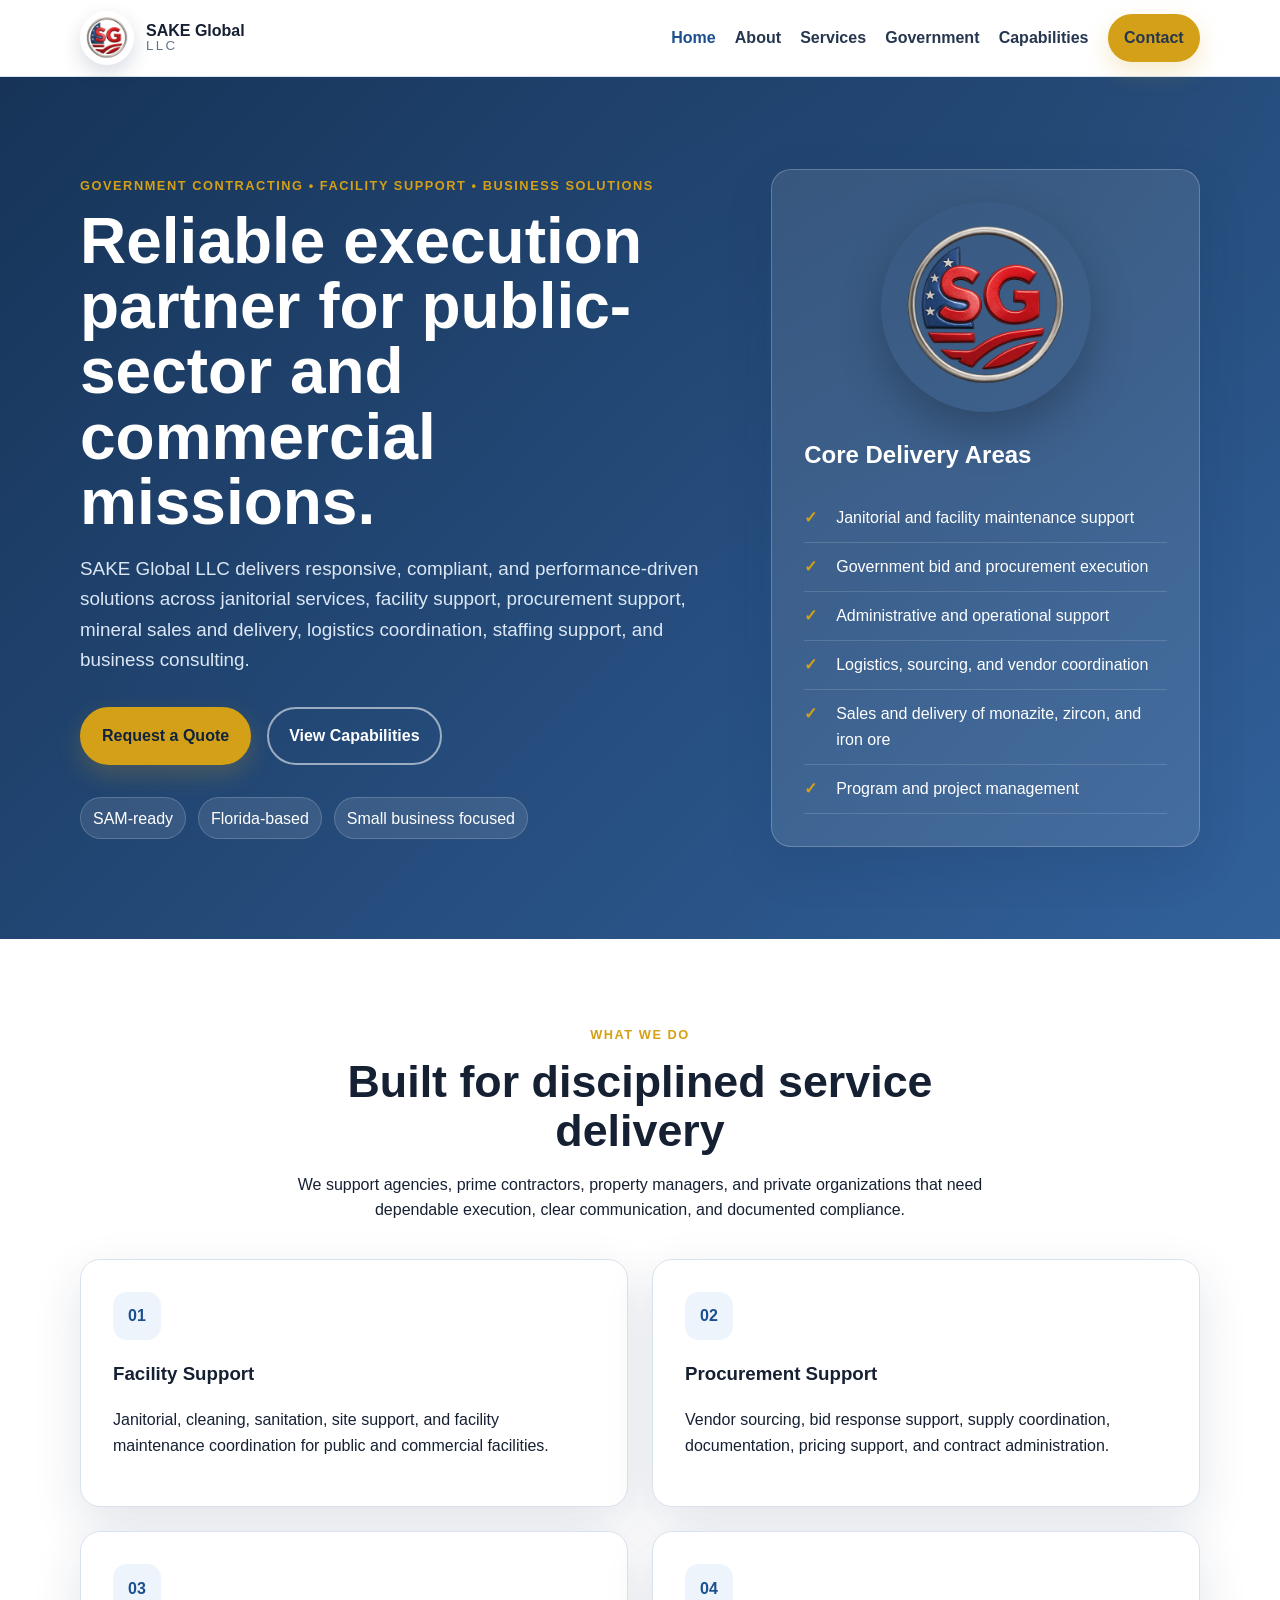
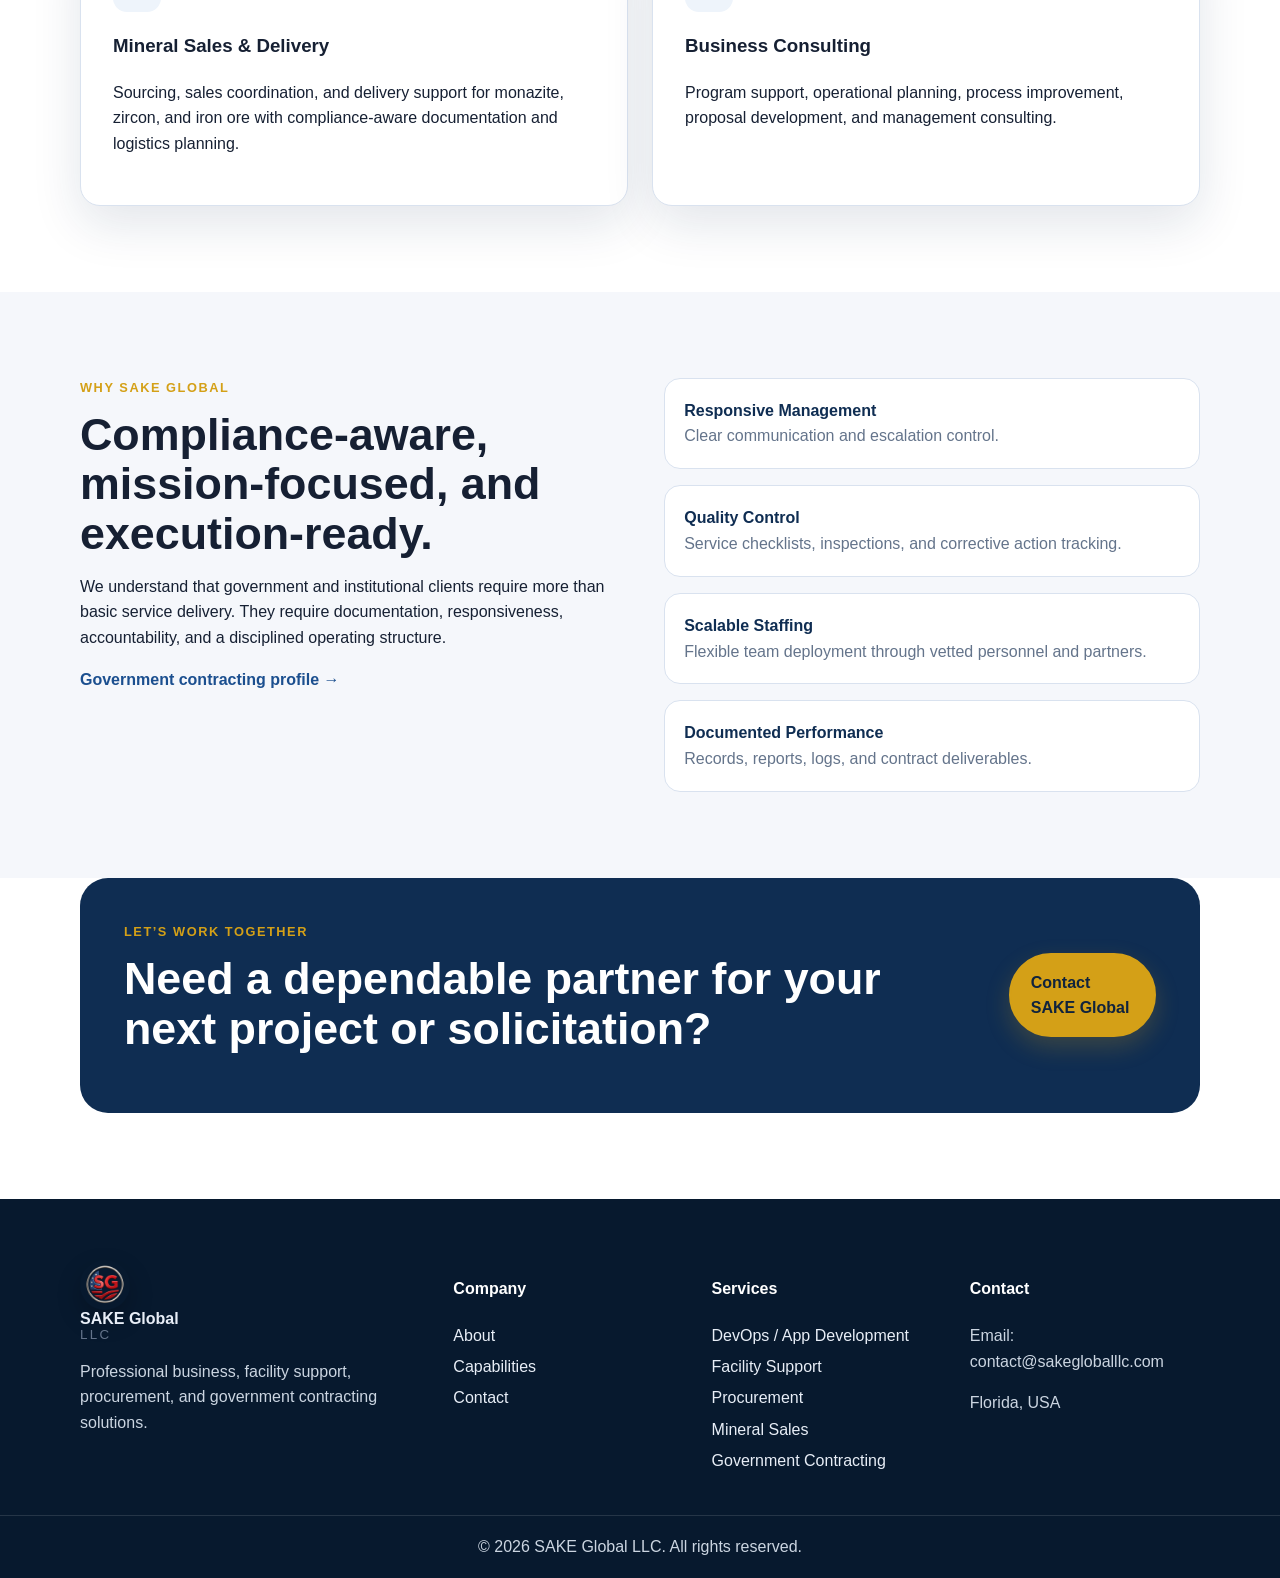
<file: index.html>
﻿<!DOCTYPE html>
<html lang="en">
<head>
  <meta charset="UTF-8" />
  <meta name="viewport" content="width=device-width, initial-scale=1.0" />
  <title>SAKE Global LLC | Government Contracting & Business Solutions</title>
  <meta name="description" content="SAKE Global LLC provides professional business, facility support, procurement, mineral sales and delivery, consulting, logistics, and government contracting solutions." />
  <link rel="icon" href="assets/img/emboss-sg-logo.png" type="image/png" />
  <link rel="stylesheet" href="assets/css/styles.css" />
</head>
<body>
  <header class="site-header">
    <div class="container nav-wrap">
      <a class="logo" href="index.html" aria-label="SAKE Global LLC Home">
        <img class="logo-mark" src="assets/img/emboss-sg-logo.png" alt="" />
        <span class="logo-text"><strong>SAKE Global</strong><small>LLC</small></span>
      </a>
      <button class="nav-toggle" aria-label="Open navigation" aria-expanded="false">&#9776;</button>
      <nav class="site-nav">
        <a href="index.html" class="active">Home</a>
        <a href="pages/about.html">About</a>
        <a href="pages/services.html">Services</a>
        <a href="pages/government.html">Government</a>
        <a href="pages/capabilities.html">Capabilities</a>
        <a href="pages/contact.html" class="btn btn-small">Contact</a>
      </nav>
    </div>
  </header>

  <main>
    <section class="hero">
      <div class="container hero-grid">
        <div class="hero-copy">
          <p class="eyebrow">Government Contracting &bull; Facility Support &bull; Business Solutions</p>
          <h1>Reliable execution partner for public-sector and commercial missions.</h1>
          <p class="hero-lead">SAKE Global LLC delivers responsive, compliant, and performance-driven solutions across janitorial services, facility support, procurement support, mineral sales and delivery, logistics coordination, staffing support, and business consulting.</p>
          <div class="hero-actions">
            <a class="btn" href="pages/contact.html">Request a Quote</a>
            <a class="btn btn-outline" href="pages/capabilities.html">View Capabilities</a>
          </div>
          <div class="trust-row">
            <span>SAM-ready</span><span>Florida-based</span><span>Small business focused</span>
          </div>
        </div>
        <div class="hero-card">
          <img class="hero-logo" src="assets/img/emboss-sg-logo.png" alt="SAKE Global LLC logo" />
          <h2>Core Delivery Areas</h2>
          <ul class="check-list">
            <li>Janitorial and facility maintenance support</li>
            <li>Government bid and procurement execution</li>
            <li>Administrative and operational support</li>
            <li>Logistics, sourcing, and vendor coordination</li>
            <li>Sales and delivery of monazite, zircon, and iron ore</li>
            <li>Program and project management</li>
          </ul>
        </div>
      </div>
    </section>

    <section class="section">
      <div class="container section-heading">
        <p class="eyebrow">What we do</p>
        <h2>Built for disciplined service delivery</h2>
        <p>We support agencies, prime contractors, property managers, and private organizations that need dependable execution, clear communication, and documented compliance.</p>
      </div>
      <div class="container cards two">
        <article class="card">
          <div class="icon">01</div>
          <h3>Facility Support</h3>
          <p>Janitorial, cleaning, sanitation, site support, and facility maintenance coordination for public and commercial facilities.</p>
        </article>
        <article class="card">
          <div class="icon">02</div>
          <h3>Procurement Support</h3>
          <p>Vendor sourcing, bid response support, supply coordination, documentation, pricing support, and contract administration.</p>
        </article>
        <article class="card">
          <div class="icon">03</div>
          <h3>Mineral Sales & Delivery</h3>
          <p>Sourcing, sales coordination, and delivery support for monazite, zircon, and iron ore with compliance-aware documentation and logistics planning.</p>
        </article>
        <article class="card">
          <div class="icon">04</div>
          <h3>Business Consulting</h3>
          <p>Program support, operational planning, process improvement, proposal development, and management consulting.</p>
        </article>
      </div>
    </section>

    <section class="section alt">
      <div class="container split">
        <div>
          <p class="eyebrow">Why SAKE Global</p>
          <h2>Compliance-aware, mission-focused, and execution-ready.</h2>
          <p>We understand that government and institutional clients require more than basic service delivery. They require documentation, responsiveness, accountability, and a disciplined operating structure.</p>
          <a class="text-link" href="pages/government.html">Government contracting profile &rarr;</a>
        </div>
        <div class="feature-list">
          <div><strong>Responsive Management</strong><span>Clear communication and escalation control.</span></div>
          <div><strong>Quality Control</strong><span>Service checklists, inspections, and corrective action tracking.</span></div>
          <div><strong>Scalable Staffing</strong><span>Flexible team deployment through vetted personnel and partners.</span></div>
          <div><strong>Documented Performance</strong><span>Records, reports, logs, and contract deliverables.</span></div>
        </div>
      </div>
    </section>

    <section class="section cta">
      <div class="container cta-box">
        <div>
          <p class="eyebrow">Let&rsquo;s work together</p>
          <h2>Need a dependable partner for your next project or solicitation?</h2>
        </div>
        <a class="btn" href="pages/contact.html">Contact SAKE Global</a>
      </div>
    </section>
  </main>

  <footer class="site-footer">
    <div class="container footer-grid">
      <div>
        <a class="logo footer-logo" href="index.html"><img class="logo-mark" src="assets/img/emboss-sg-logo.png" alt="" /><span class="logo-text"><strong>SAKE Global</strong><small>LLC</small></span></a>
        <p>Professional business, facility support, procurement, and government contracting solutions.</p>
      </div>
      <div><h4>Company</h4><a href="pages/about.html">About</a><a href="pages/capabilities.html">Capabilities</a><a href="pages/contact.html">Contact</a></div>
      <div><h4>Services</h4><a href="pages/services.html">DevOps / App Development</a><a href="pages/services.html">Facility Support</a><a href="pages/services.html">Procurement</a><a href="pages/services.html">Mineral Sales</a><a href="pages/government.html">Government Contracting</a></div>
      <div><h4>Contact</h4><p>Email: contact@sakegloballlc.com</p><p>Florida, USA</p></div>
    </div>
    <div class="footer-bottom">&copy; <span id="year"></span> SAKE Global LLC. All rights reserved.</div>
  </footer>
  <script src="assets/js/main.js"></script>
</body>
</html>
</file>
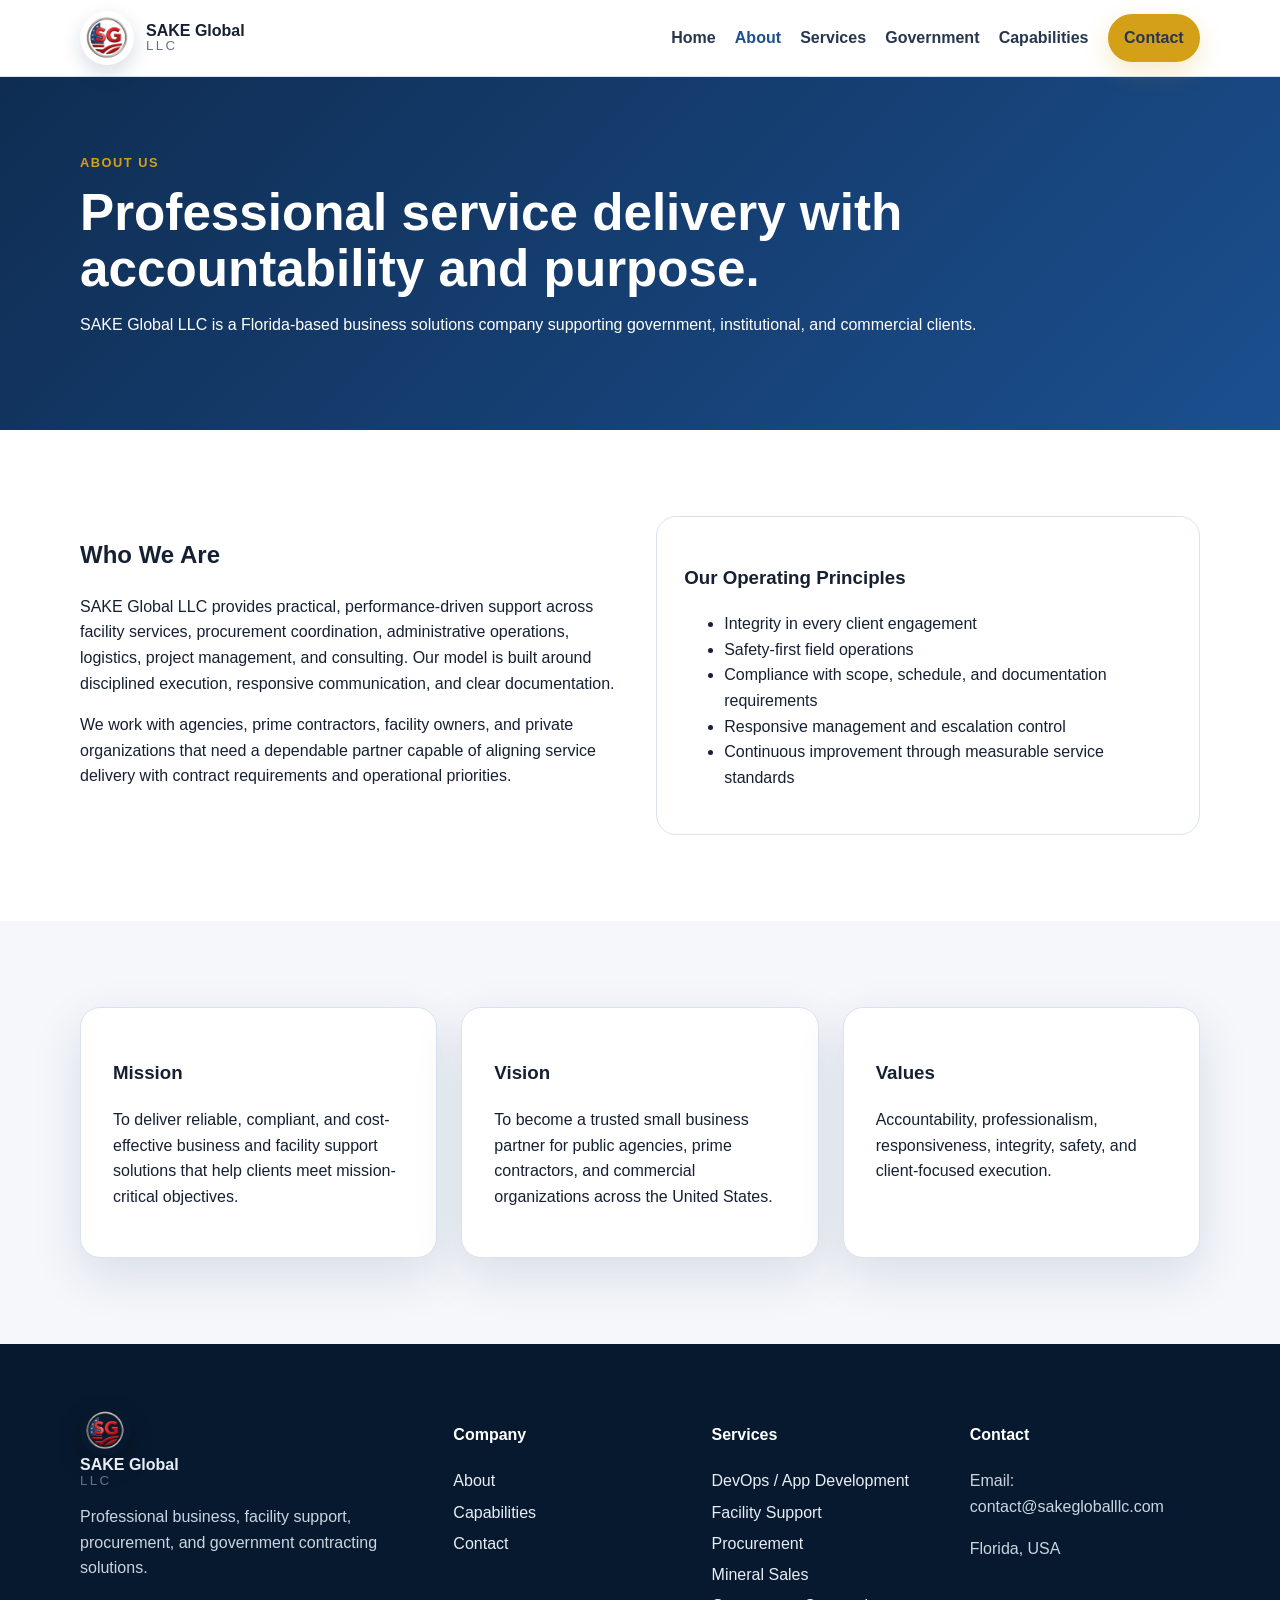
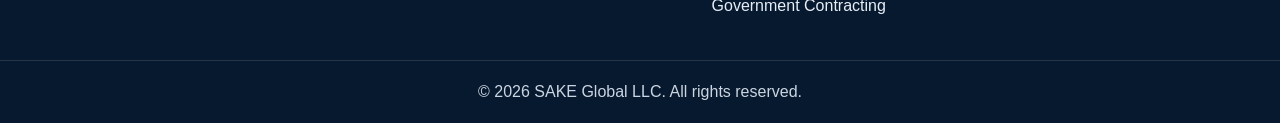
<file: pages/about.html>
﻿<!DOCTYPE html><html lang="en"><head><meta charset="UTF-8"><meta name="viewport" content="width=device-width, initial-scale=1.0"><title>About | SAKE Global LLC</title><link rel="icon" href="../assets/img/emboss-sg-logo.png" type="image/png"><link rel="stylesheet" href="../assets/css/styles.css"></head><body><header class="site-header"><div class="container nav-wrap"><a class="logo" href="../index.html"><img class="logo-mark" src="../assets/img/emboss-sg-logo.png" alt=""><span class="logo-text"><strong>SAKE Global</strong><small>LLC</small></span></a><button class="nav-toggle" aria-label="Open navigation" aria-expanded="false">&#9776;</button><nav class="site-nav"><a href="../index.html">Home</a><a class="active" href="about.html">About</a><a href="services.html">Services</a><a href="government.html">Government</a><a href="capabilities.html">Capabilities</a><a class="btn btn-small" href="contact.html">Contact</a></nav></div></header><main><section class="page-hero"><div class="container"><p class="eyebrow">About us</p><h1>Professional service delivery with accountability and purpose.</h1><p>SAKE Global LLC is a Florida-based business solutions company supporting government, institutional, and commercial clients.</p></div></section><section class="section"><div class="container content-grid"><div><h2>Who We Are</h2><p>SAKE Global LLC provides practical, performance-driven support across facility services, procurement coordination, administrative operations, logistics, project management, and consulting. Our model is built around disciplined execution, responsive communication, and clear documentation.</p><p>We work with agencies, prime contractors, facility owners, and private organizations that need a dependable partner capable of aligning service delivery with contract requirements and operational priorities.</p></div><div class="list-card"><h3>Our Operating Principles</h3><ul><li>Integrity in every client engagement</li><li>Safety-first field operations</li><li>Compliance with scope, schedule, and documentation requirements</li><li>Responsive management and escalation control</li><li>Continuous improvement through measurable service standards</li></ul></div></div></section><section class="section alt"><div class="container cards three"><article class="card"><h3>Mission</h3><p>To deliver reliable, compliant, and cost-effective business and facility support solutions that help clients meet mission-critical objectives.</p></article><article class="card"><h3>Vision</h3><p>To become a trusted small business partner for public agencies, prime contractors, and commercial organizations across the United States.</p></article><article class="card"><h3>Values</h3><p>Accountability, professionalism, responsiveness, integrity, safety, and client-focused execution.</p></article></div></section></main><footer class="site-footer"><div class="container footer-grid"><div><a class="logo footer-logo" href="../index.html"><img class="logo-mark" src="../assets/img/emboss-sg-logo.png" alt=""><span class="logo-text"><strong>SAKE Global</strong><small>LLC</small></span></a><p>Professional business, facility support, procurement, and government contracting solutions.</p></div><div><h4>Company</h4><a href="about.html">About</a><a href="capabilities.html">Capabilities</a><a href="contact.html">Contact</a></div><div><h4>Services</h4><a href="services.html">DevOps / App Development</a><a href="services.html">Facility Support</a><a href="services.html">Procurement</a><a href="services.html">Mineral Sales</a><a href="government.html">Government Contracting</a></div><div><h4>Contact</h4><p>Email: contact@sakegloballlc.com</p><p>Florida, USA</p></div></div><div class="footer-bottom">&copy; <span id="year"></span> SAKE Global LLC. All rights reserved.</div></footer><script src="../assets/js/main.js"></script></body></html>
</file>
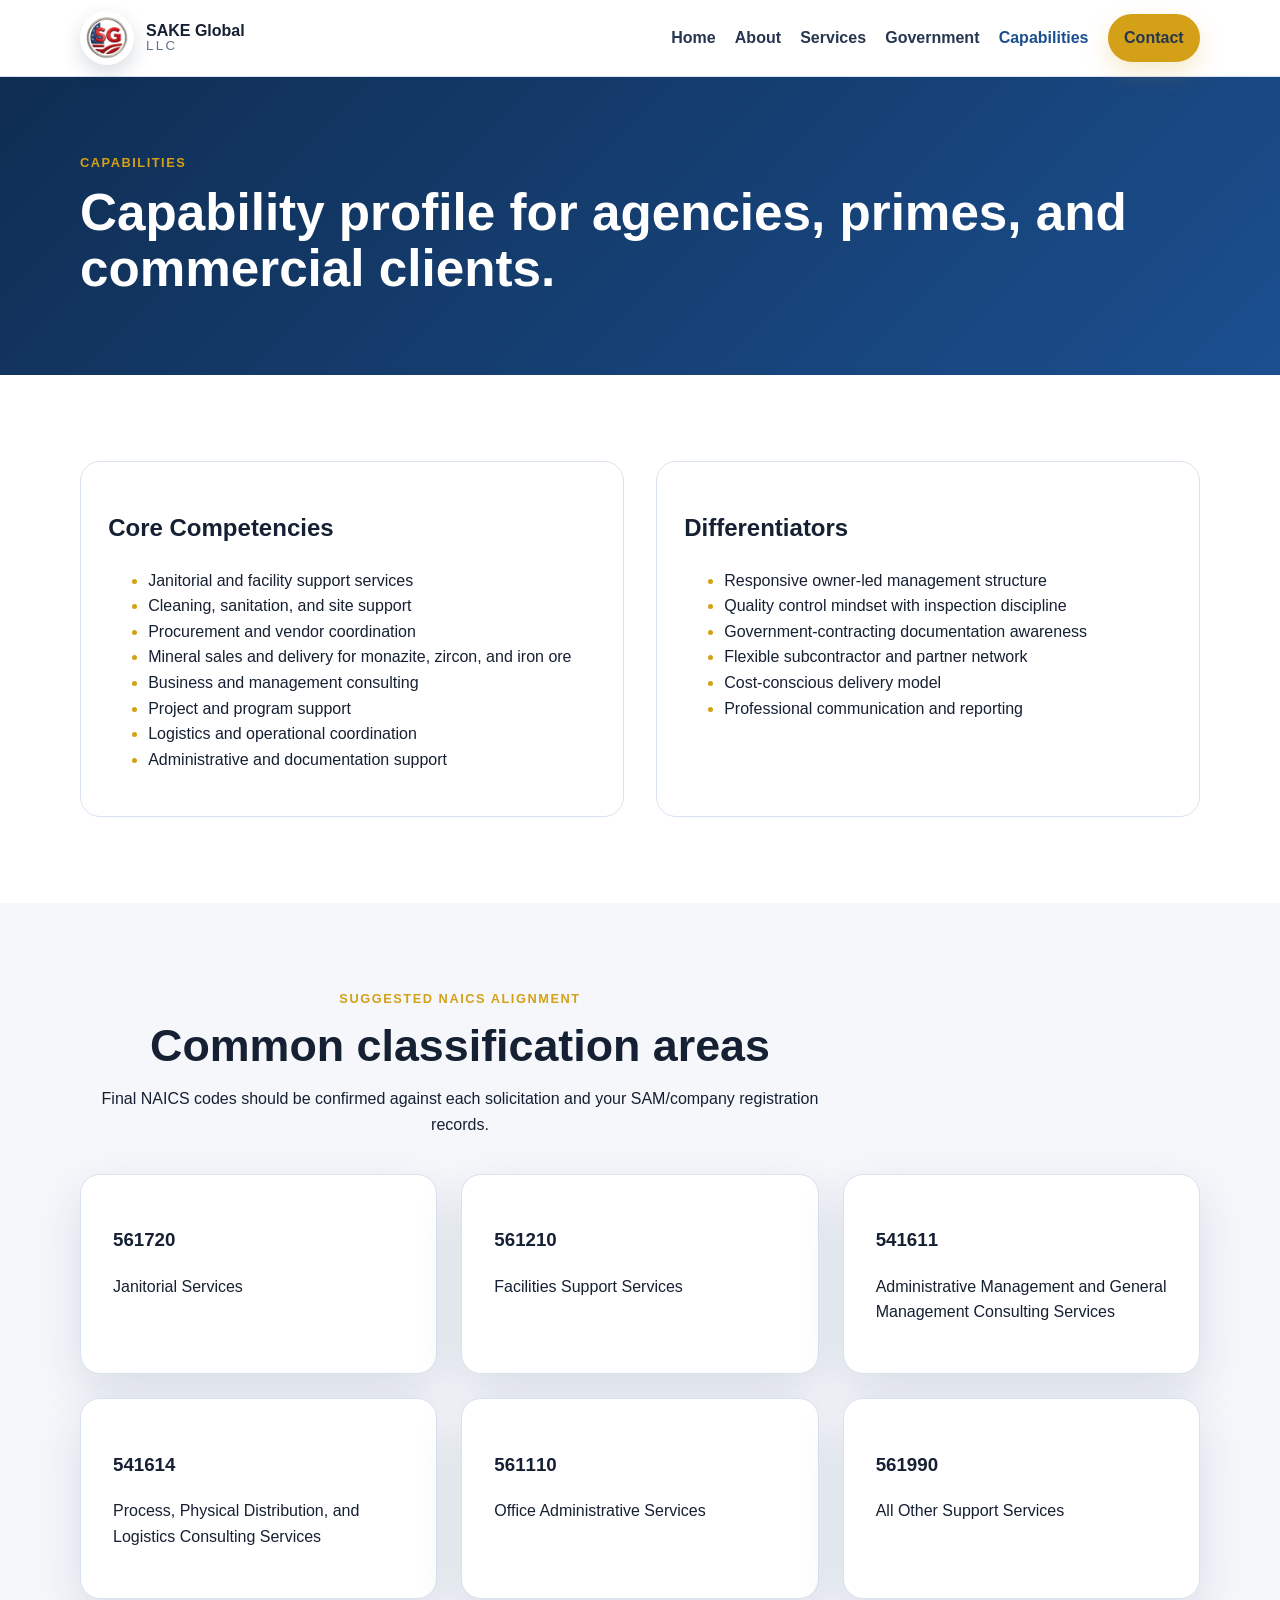
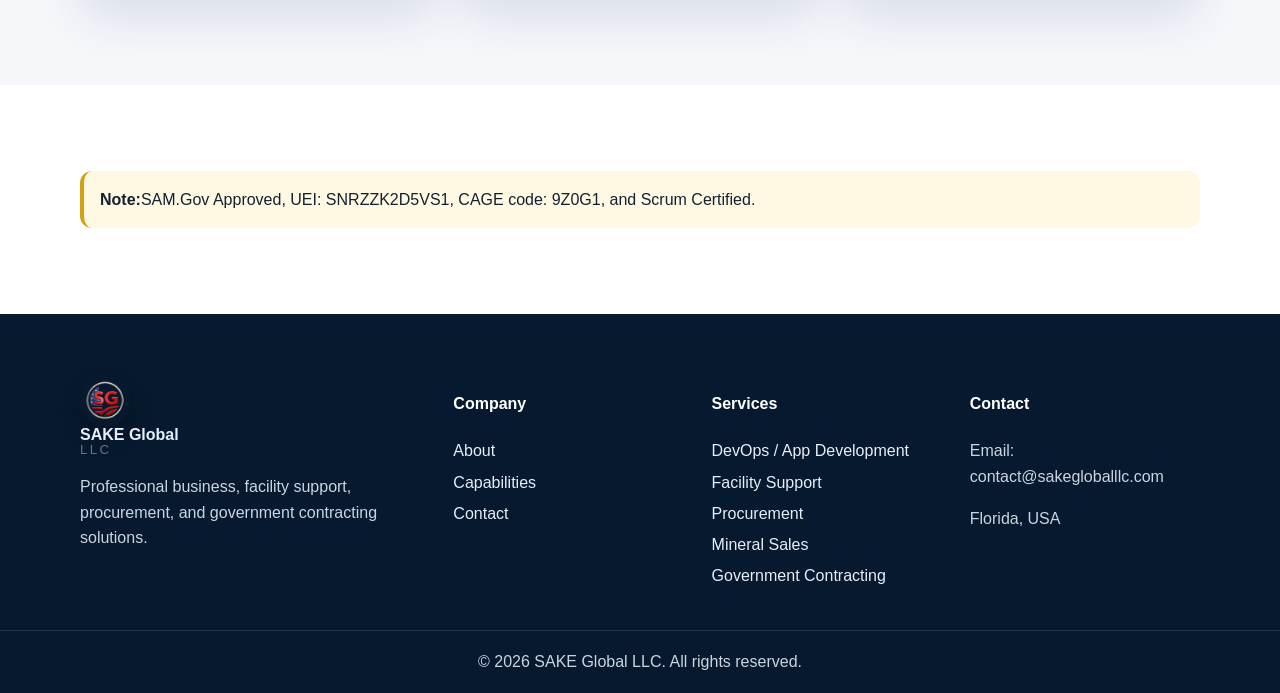
<file: pages/capabilities.html>
﻿<!doctype html>
<html lang="en">
  <head>
    <meta charset="UTF-8" />
    <meta name="viewport" content="width=device-width, initial-scale=1.0" />
    <title>Capabilities | SAKE Global LLC</title>
    <link rel="icon" href="../assets/img/emboss-sg-logo.png" type="image/png" />
    <link rel="stylesheet" href="../assets/css/styles.css" />
  </head>
  <body class="capabilities-page">
    <header class="site-header">
      <div class="container nav-wrap">
        <a class="logo" href="../index.html"
          ><img
            class="logo-mark"
            src="../assets/img/emboss-sg-logo.png"
            alt=""
          /><span class="logo-text"
            ><strong>SAKE Global</strong><small>LLC</small></span
          ></a
        ><button
          class="nav-toggle"
          aria-label="Open navigation"
          aria-expanded="false"
        >
          &#9776;
        </button>
        <nav class="site-nav">
          <a href="../index.html">Home</a><a href="about.html">About</a
          ><a href="services.html">Services</a
          ><a href="government.html">Government</a
          ><a class="active" href="capabilities.html">Capabilities</a
          ><a class="btn btn-small" href="contact.html">Contact</a>
        </nav>
      </div>
    </header>
    <main>
      <section class="page-hero">
        <div class="container">
          <p class="eyebrow">Capabilities</p>
          <h1>
            Capability profile for agencies, primes, and commercial clients.
          </h1>
        </div>
      </section>
      <section class="section">
        <div class="container content-grid">
          <div class="list-card">
            <h2>Core Competencies</h2>
            <ul>
              <li>Janitorial and facility support services</li>
              <li>Cleaning, sanitation, and site support</li>
              <li>Procurement and vendor coordination</li>
              <li>
                Mineral sales and delivery for monazite, zircon, and iron ore
              </li>
              <li>Business and management consulting</li>
              <li>Project and program support</li>
              <li>Logistics and operational coordination</li>
              <li>Administrative and documentation support</li>
            </ul>
          </div>
          <div class="list-card">
            <h2>Differentiators</h2>
            <ul>
              <li>Responsive owner-led management structure</li>
              <li>Quality control mindset with inspection discipline</li>
              <li>Government-contracting documentation awareness</li>
              <li>Flexible subcontractor and partner network</li>
              <li>Cost-conscious delivery model</li>
              <li>Professional communication and reporting</li>
            </ul>
          </div>
        </div>
      </section>
      <section class="section alt">
        <div class="container">
          <div class="section-heading">
            <p class="eyebrow">Suggested NAICS alignment</p>
            <h2>Common classification areas</h2>
            <p>
              Final NAICS codes should be confirmed against each solicitation
              and your SAM/company registration records.
            </p>
          </div>
          <div class="cards three">
            <article class="card">
              <h3>561720</h3>
              <p>Janitorial Services</p>
            </article>
            <article class="card">
              <h3>561210</h3>
              <p>Facilities Support Services</p>
            </article>
            <article class="card">
              <h3>541611</h3>
              <p>
                Administrative Management and General Management Consulting
                Services
              </p>
            </article>
            <article class="card">
              <h3>541614</h3>
              <p>
                Process, Physical Distribution, and Logistics Consulting
                Services
              </p>
            </article>
            <article class="card">
              <h3>561110</h3>
              <p>Office Administrative Services</p>
            </article>
            <article class="card">
              <h3>561990</h3>
              <p>All Other Support Services</p>
            </article>
          </div>
        </div>
      </section>
      <section class="section">
        <div class="container notice">
          <strong>Note:</strong>SAM.Gov Approved, UEI: SNRZZK2D5VS1, CAGE code:
          9Z0G1, and Scrum Certified.
        </div>
      </section>
    </main>
    <footer class="site-footer">
      <div class="container footer-grid">
        <div>
          <a class="logo footer-logo" href="../index.html"
            ><img
              class="logo-mark"
              src="../assets/img/emboss-sg-logo.png"
              alt=""
            /><span class="logo-text"
              ><strong>SAKE Global</strong><small>LLC</small></span
            ></a
          >
          <p>
            Professional business, facility support, procurement, and government
            contracting solutions.
          </p>
        </div>
        <div>
          <h4>Company</h4>
          <a href="about.html">About</a
          ><a href="capabilities.html">Capabilities</a
          ><a href="contact.html">Contact</a>
        </div>
        <div>
          <h4>Services</h4>
          <a href="services.html">DevOps / App Development</a
          >          <a href="services.html">Facility Support</a
          ><a href="services.html">Procurement</a
          ><a href="services.html">Mineral Sales</a
          ><a href="government.html">Government Contracting</a>
        </div>
        <div>
          <h4>Contact</h4>
          <p>Email: contact@sakegloballlc.com</p>
          <p>Florida, USA</p>
        </div>
      </div>
      <div class="footer-bottom">
        &copy; <span id="year"></span> SAKE Global LLC. All rights reserved.
      </div>
    </footer>
    <script src="../assets/js/main.js"></script>
  </body>
</html>
</file>
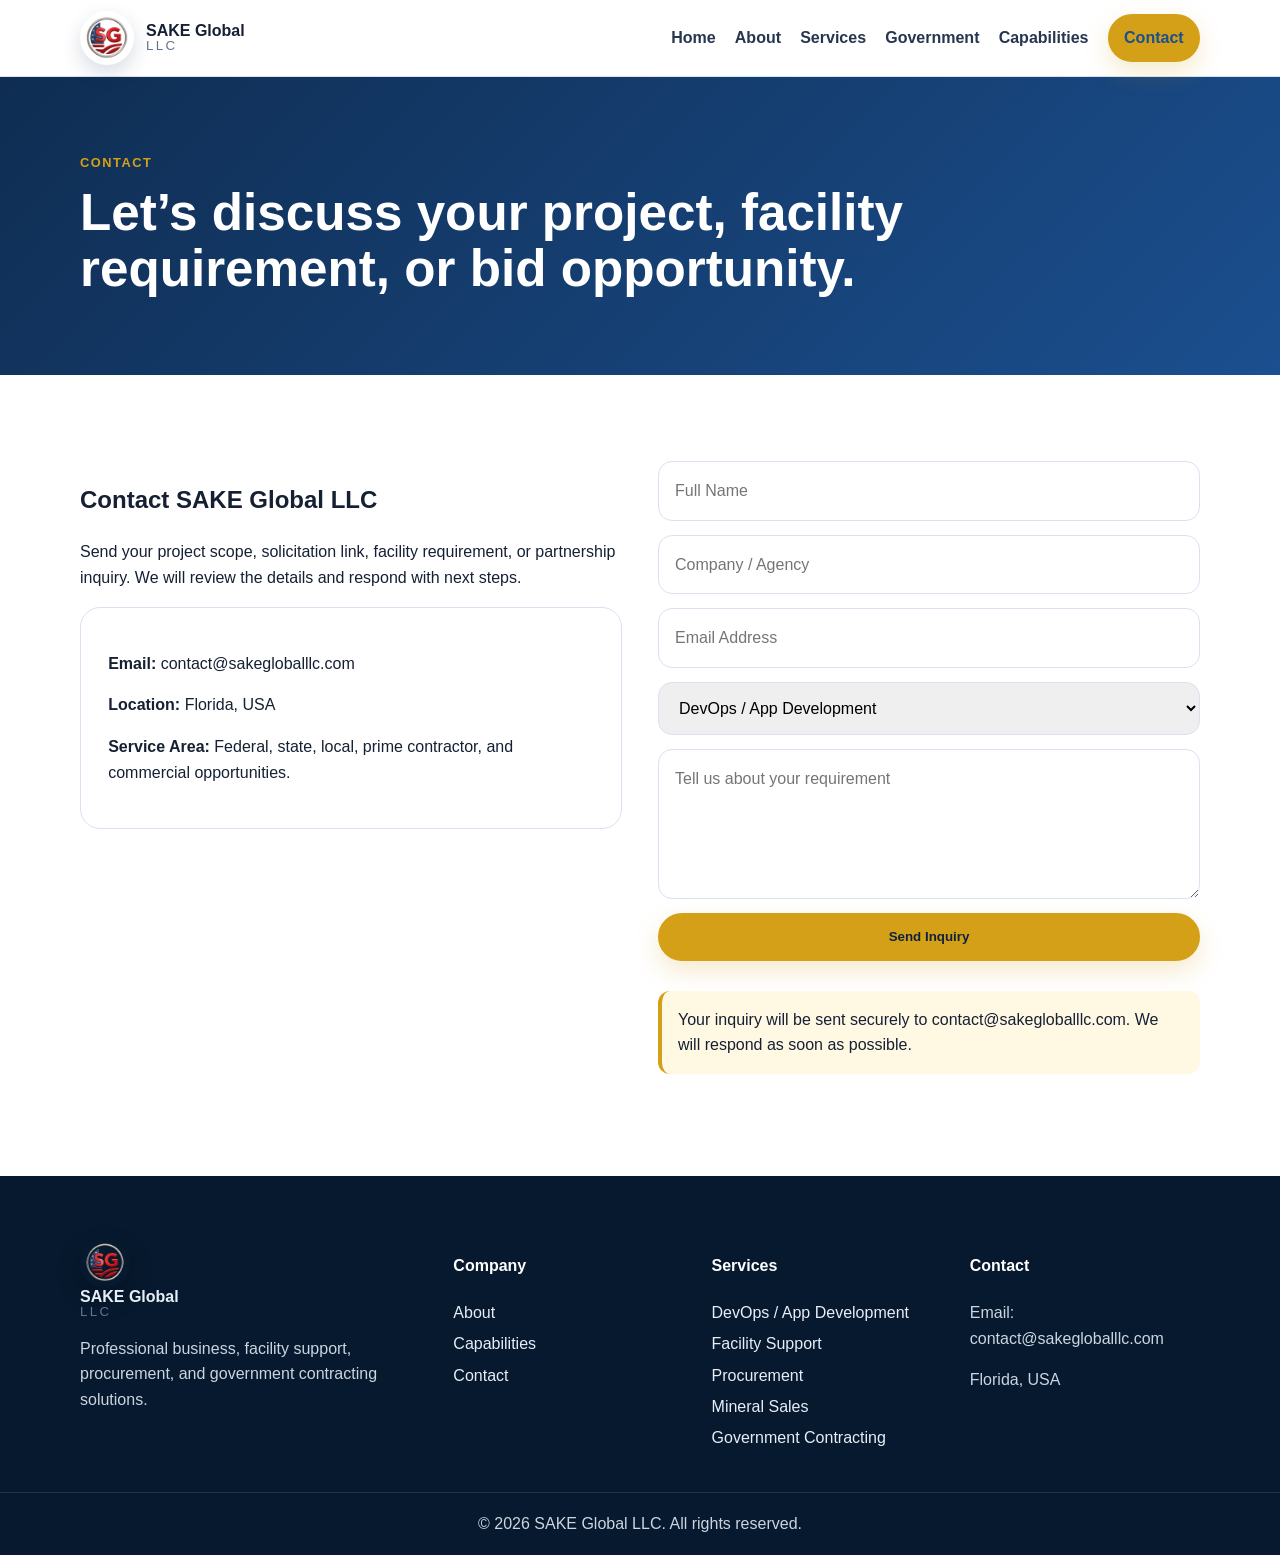
<file: pages/contact.html>
﻿<!DOCTYPE html><html lang="en"><head><meta charset="UTF-8"><meta name="viewport" content="width=device-width, initial-scale=1.0"><title>Contact | SAKE Global LLC</title><link rel="icon" href="../assets/img/emboss-sg-logo.png" type="image/png"><link rel="stylesheet" href="../assets/css/styles.css"></head><body><header class="site-header"><div class="container nav-wrap"><a class="logo" href="../index.html"><img class="logo-mark" src="../assets/img/emboss-sg-logo.png" alt=""><span class="logo-text"><strong>SAKE Global</strong><small>LLC</small></span></a><button class="nav-toggle" aria-label="Open navigation" aria-expanded="false">&#9776;</button><nav class="site-nav"><a href="../index.html">Home</a><a href="about.html">About</a><a href="services.html">Services</a><a href="government.html">Government</a><a href="capabilities.html">Capabilities</a><a class="btn btn-small active" href="contact.html">Contact</a></nav></div></header><main><section class="page-hero"><div class="container"><p class="eyebrow">Contact</p><h1>Let&rsquo;s discuss your project, facility requirement, or bid opportunity.</h1></div></section><section class="section"><div class="container contact-grid"><div><h2>Contact SAKE Global LLC</h2><p>Send your project scope, solicitation link, facility requirement, or partnership inquiry. We will review the details and respond with next steps.</p><div class="list-card"><p><strong>Email:</strong> contact@sakegloballlc.com</p><p><strong>Location:</strong> Florida, USA</p><p><strong>Service Area:</strong> Federal, state, local, prime contractor, and commercial opportunities.</p></div></div><form class="form" action="https://formsubmit.co/contact@sakegloballlc.com" method="post"><input type="hidden" name="_subject" value="New website inquiry — SAKE Global LLC"><input type="hidden" name="_template" value="table"><input type="hidden" name="_next" value="https://sakegloballlc.com/"><input type="text" name="_honey" tabindex="-1" autocomplete="off" style="display:none" aria-hidden="true"><input name="name" placeholder="Full Name" required><input name="company" placeholder="Company / Agency"><input type="email" name="email" placeholder="Email Address" required><select name="interest"><option>DevOps / App Development</option><option>Facility Support / Janitorial</option><option>Government Contracting</option><option>Procurement Support</option><option>Mineral Sales / Delivery</option><option>Business Consulting</option><option>Partnership / Subcontracting</option></select><textarea name="message" placeholder="Tell us about your requirement" required></textarea><button class="btn" type="submit">Send Inquiry</button><p class="notice">Your inquiry will be sent securely to contact@sakegloballlc.com. We will respond as soon as possible.</p></form></div></section></main><footer class="site-footer"><div class="container footer-grid"><div><a class="logo footer-logo" href="../index.html"><img class="logo-mark" src="../assets/img/emboss-sg-logo.png" alt=""><span class="logo-text"><strong>SAKE Global</strong><small>LLC</small></span></a><p>Professional business, facility support, procurement, and government contracting solutions.</p></div><div><h4>Company</h4><a href="about.html">About</a><a href="capabilities.html">Capabilities</a><a href="contact.html">Contact</a></div><div><h4>Services</h4><a href="services.html">DevOps / App Development</a><a href="services.html">Facility Support</a><a href="services.html">Procurement</a><a href="services.html">Mineral Sales</a><a href="government.html">Government Contracting</a></div><div><h4>Contact</h4><p>Email: contact@sakegloballlc.com</p><p>Florida, USA</p></div></div><div class="footer-bottom">&copy; <span id="year"></span> SAKE Global LLC. All rights reserved.</div></footer><script src="../assets/js/main.js"></script></body></html>
</file>
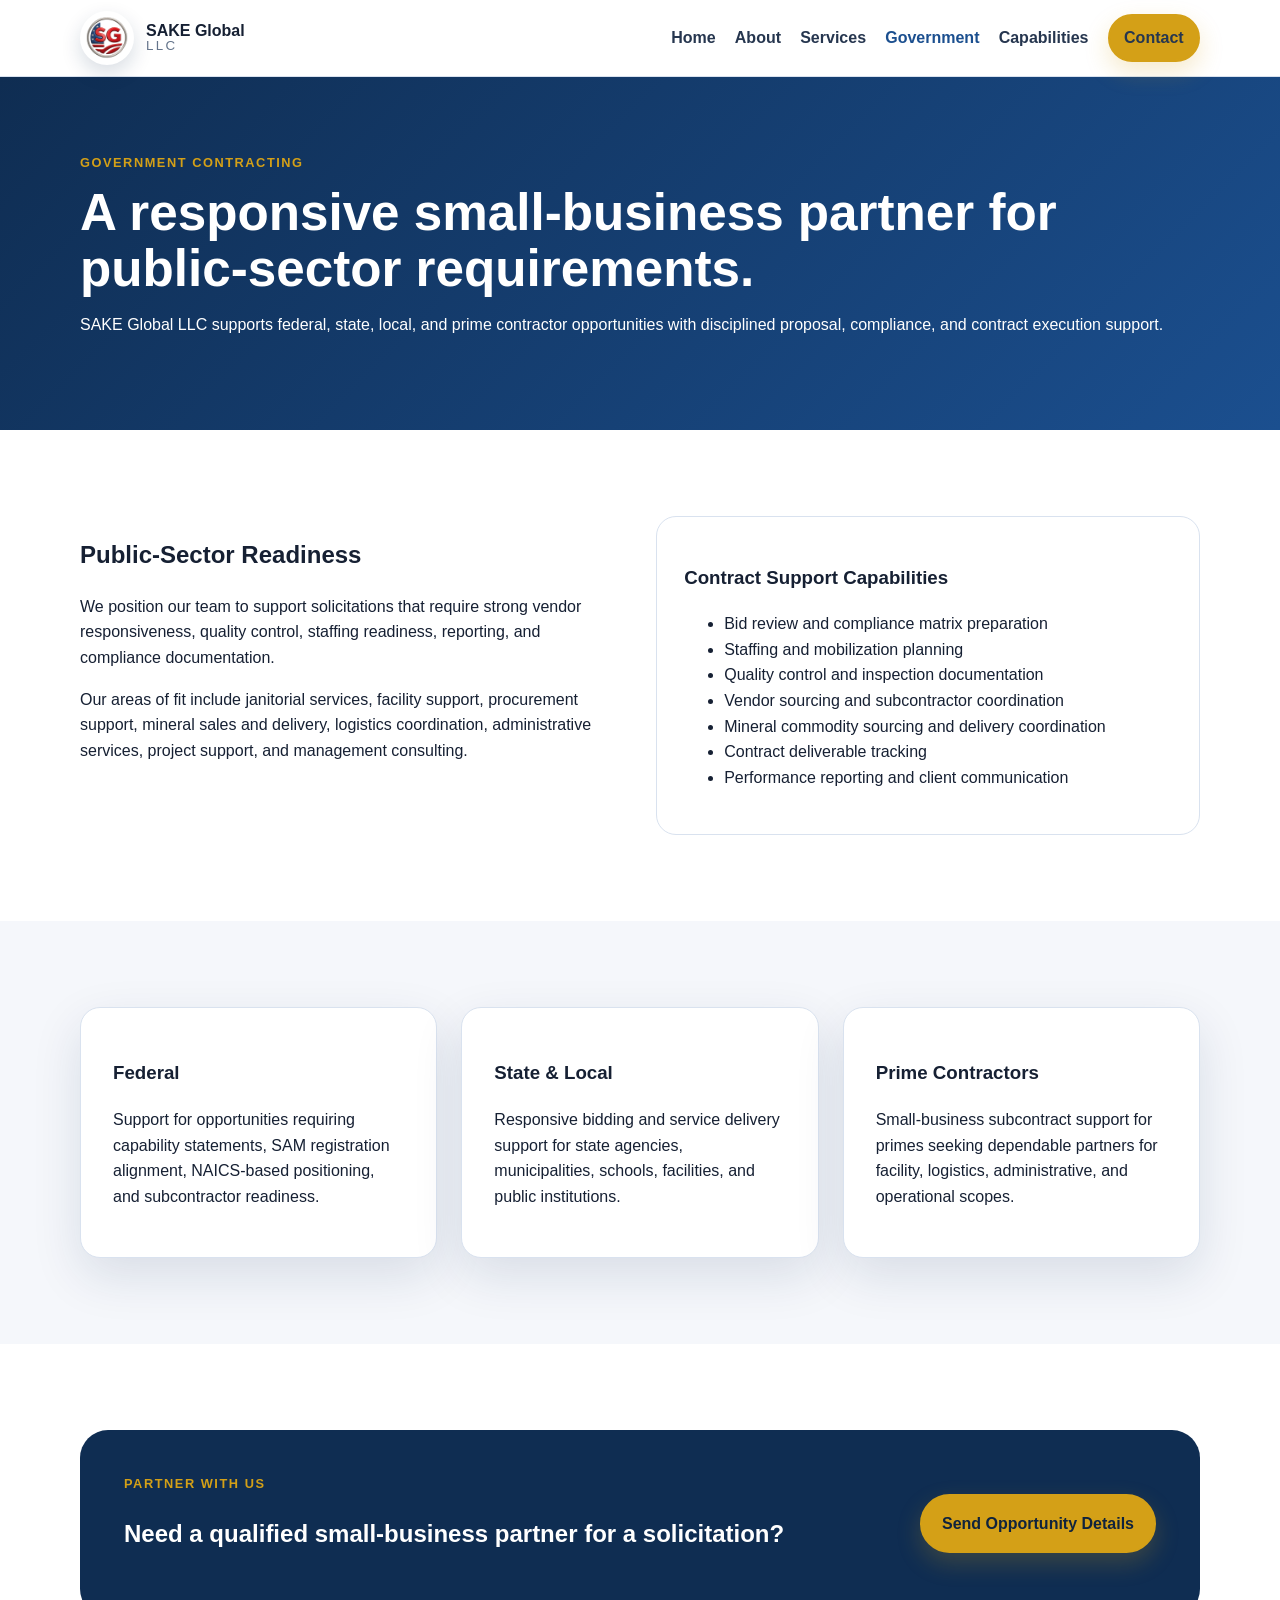
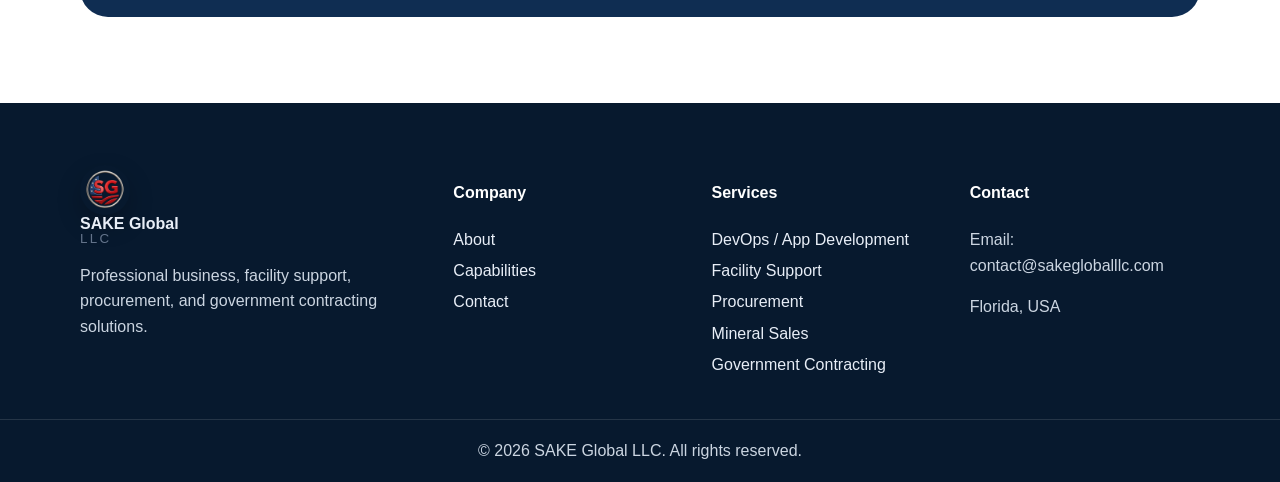
<file: pages/government.html>
﻿<!DOCTYPE html><html lang="en"><head><meta charset="UTF-8"><meta name="viewport" content="width=device-width, initial-scale=1.0"><title>Government Contracting | SAKE Global LLC</title><link rel="icon" href="../assets/img/emboss-sg-logo.png" type="image/png"><link rel="stylesheet" href="../assets/css/styles.css"></head><body><header class="site-header"><div class="container nav-wrap"><a class="logo" href="../index.html"><img class="logo-mark" src="../assets/img/emboss-sg-logo.png" alt=""><span class="logo-text"><strong>SAKE Global</strong><small>LLC</small></span></a><button class="nav-toggle" aria-label="Open navigation" aria-expanded="false">&#9776;</button><nav class="site-nav"><a href="../index.html">Home</a><a href="about.html">About</a><a href="services.html">Services</a><a class="active" href="government.html">Government</a><a href="capabilities.html">Capabilities</a><a class="btn btn-small" href="contact.html">Contact</a></nav></div></header><main><section class="page-hero"><div class="container"><p class="eyebrow">Government contracting</p><h1>A responsive small-business partner for public-sector requirements.</h1><p>SAKE Global LLC supports federal, state, local, and prime contractor opportunities with disciplined proposal, compliance, and contract execution support.</p></div></section><section class="section"><div class="container content-grid"><div><h2>Public-Sector Readiness</h2><p>We position our team to support solicitations that require strong vendor responsiveness, quality control, staffing readiness, reporting, and compliance documentation.</p><p>Our areas of fit include janitorial services, facility support, procurement support, mineral sales and delivery, logistics coordination, administrative services, project support, and management consulting.</p></div><div class="list-card"><h3>Contract Support Capabilities</h3><ul><li>Bid review and compliance matrix preparation</li><li>Staffing and mobilization planning</li><li>Quality control and inspection documentation</li><li>Vendor sourcing and subcontractor coordination</li><li>Mineral commodity sourcing and delivery coordination</li><li>Contract deliverable tracking</li><li>Performance reporting and client communication</li></ul></div></div></section><section class="section alt"><div class="container cards three"><article class="card"><h3>Federal</h3><p>Support for opportunities requiring capability statements, SAM registration alignment, NAICS-based positioning, and subcontractor readiness.</p></article><article class="card"><h3>State & Local</h3><p>Responsive bidding and service delivery support for state agencies, municipalities, schools, facilities, and public institutions.</p></article><article class="card"><h3>Prime Contractors</h3><p>Small-business subcontract support for primes seeking dependable partners for facility, logistics, administrative, and operational scopes.</p></article></div></section><section class="section"><div class="container cta-box"><div><p class="eyebrow">Partner with us</p><h2>Need a qualified small-business partner for a solicitation?</h2></div><a class="btn" href="contact.html">Send Opportunity Details</a></div></section></main><footer class="site-footer"><div class="container footer-grid"><div><a class="logo footer-logo" href="../index.html"><img class="logo-mark" src="../assets/img/emboss-sg-logo.png" alt=""><span class="logo-text"><strong>SAKE Global</strong><small>LLC</small></span></a><p>Professional business, facility support, procurement, and government contracting solutions.</p></div><div><h4>Company</h4><a href="about.html">About</a><a href="capabilities.html">Capabilities</a><a href="contact.html">Contact</a></div><div><h4>Services</h4><a href="services.html">DevOps / App Development</a><a href="services.html">Facility Support</a><a href="services.html">Procurement</a><a href="services.html">Mineral Sales</a><a href="government.html">Government Contracting</a></div><div><h4>Contact</h4><p>Email: contact@sakegloballlc.com</p><p>Florida, USA</p></div></div><div class="footer-bottom">&copy; <span id="year"></span> SAKE Global LLC. All rights reserved.</div></footer><script src="../assets/js/main.js"></script></body></html>
</file>
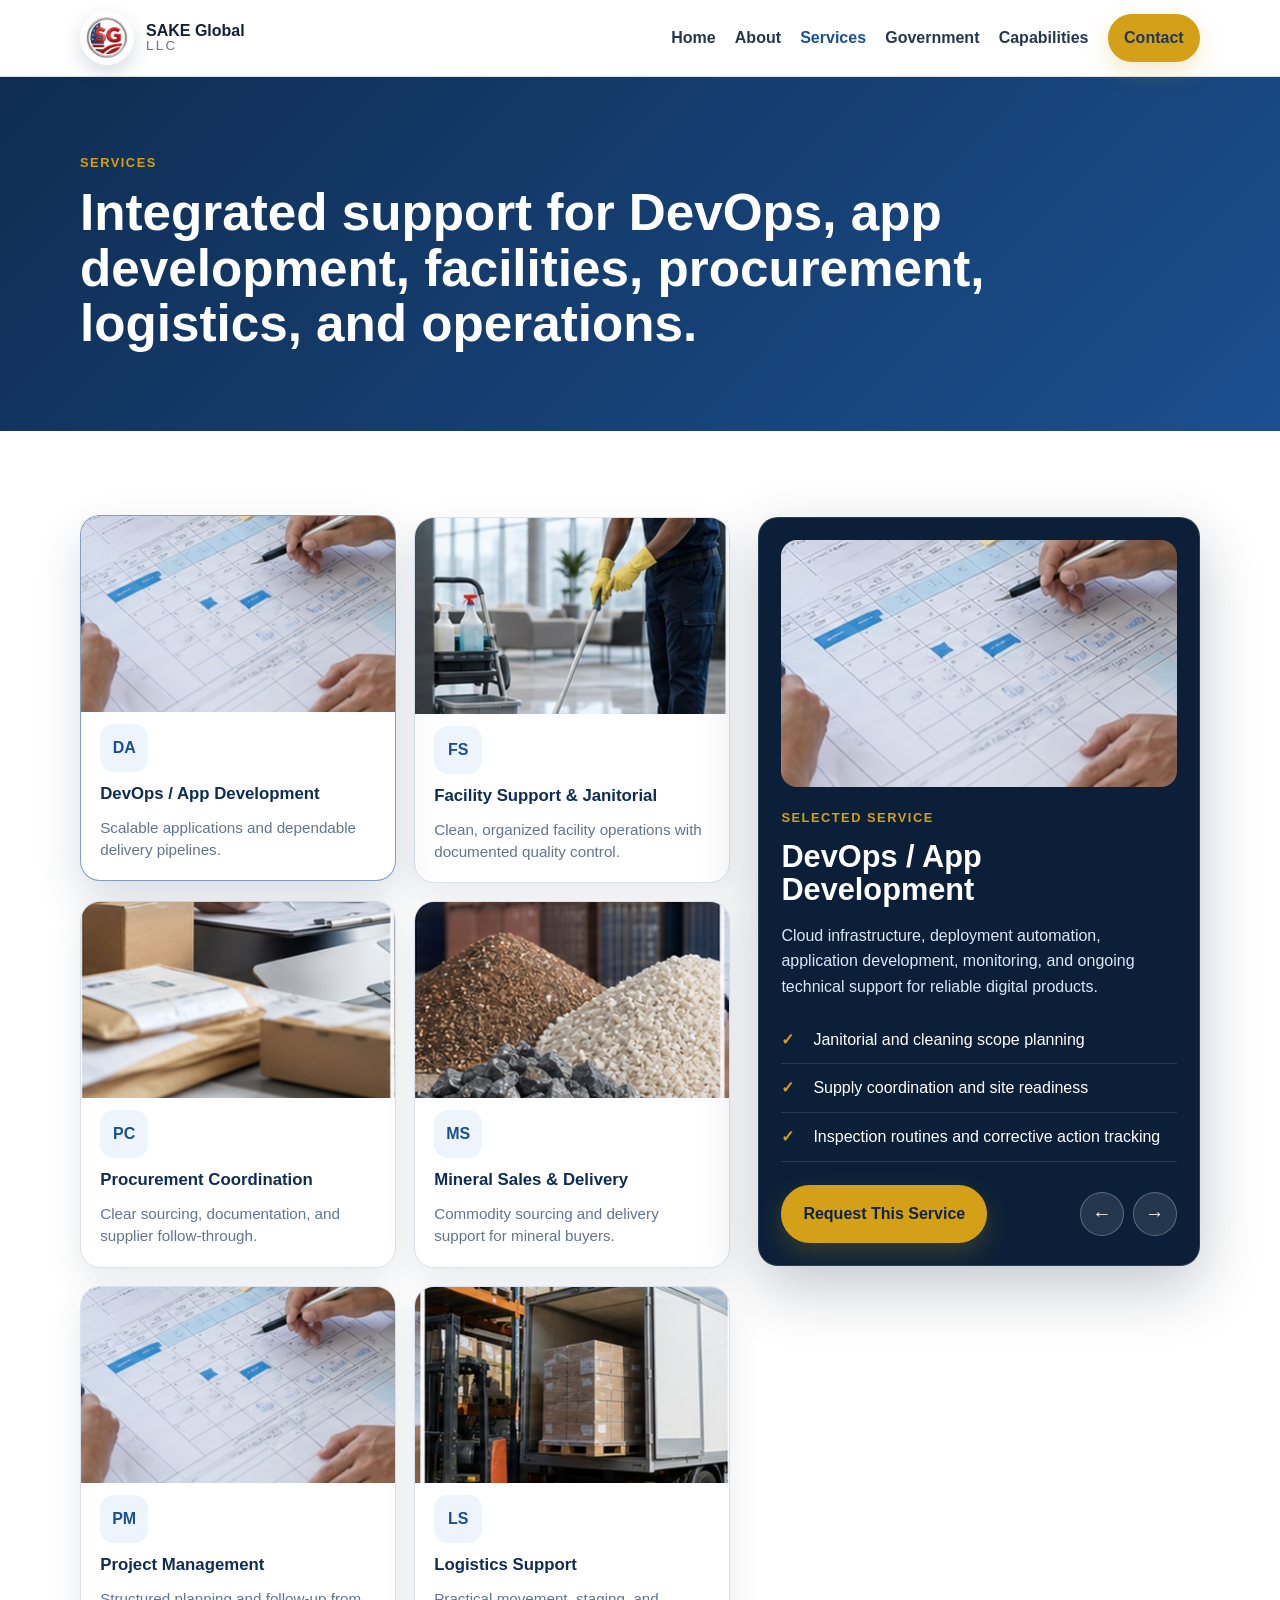
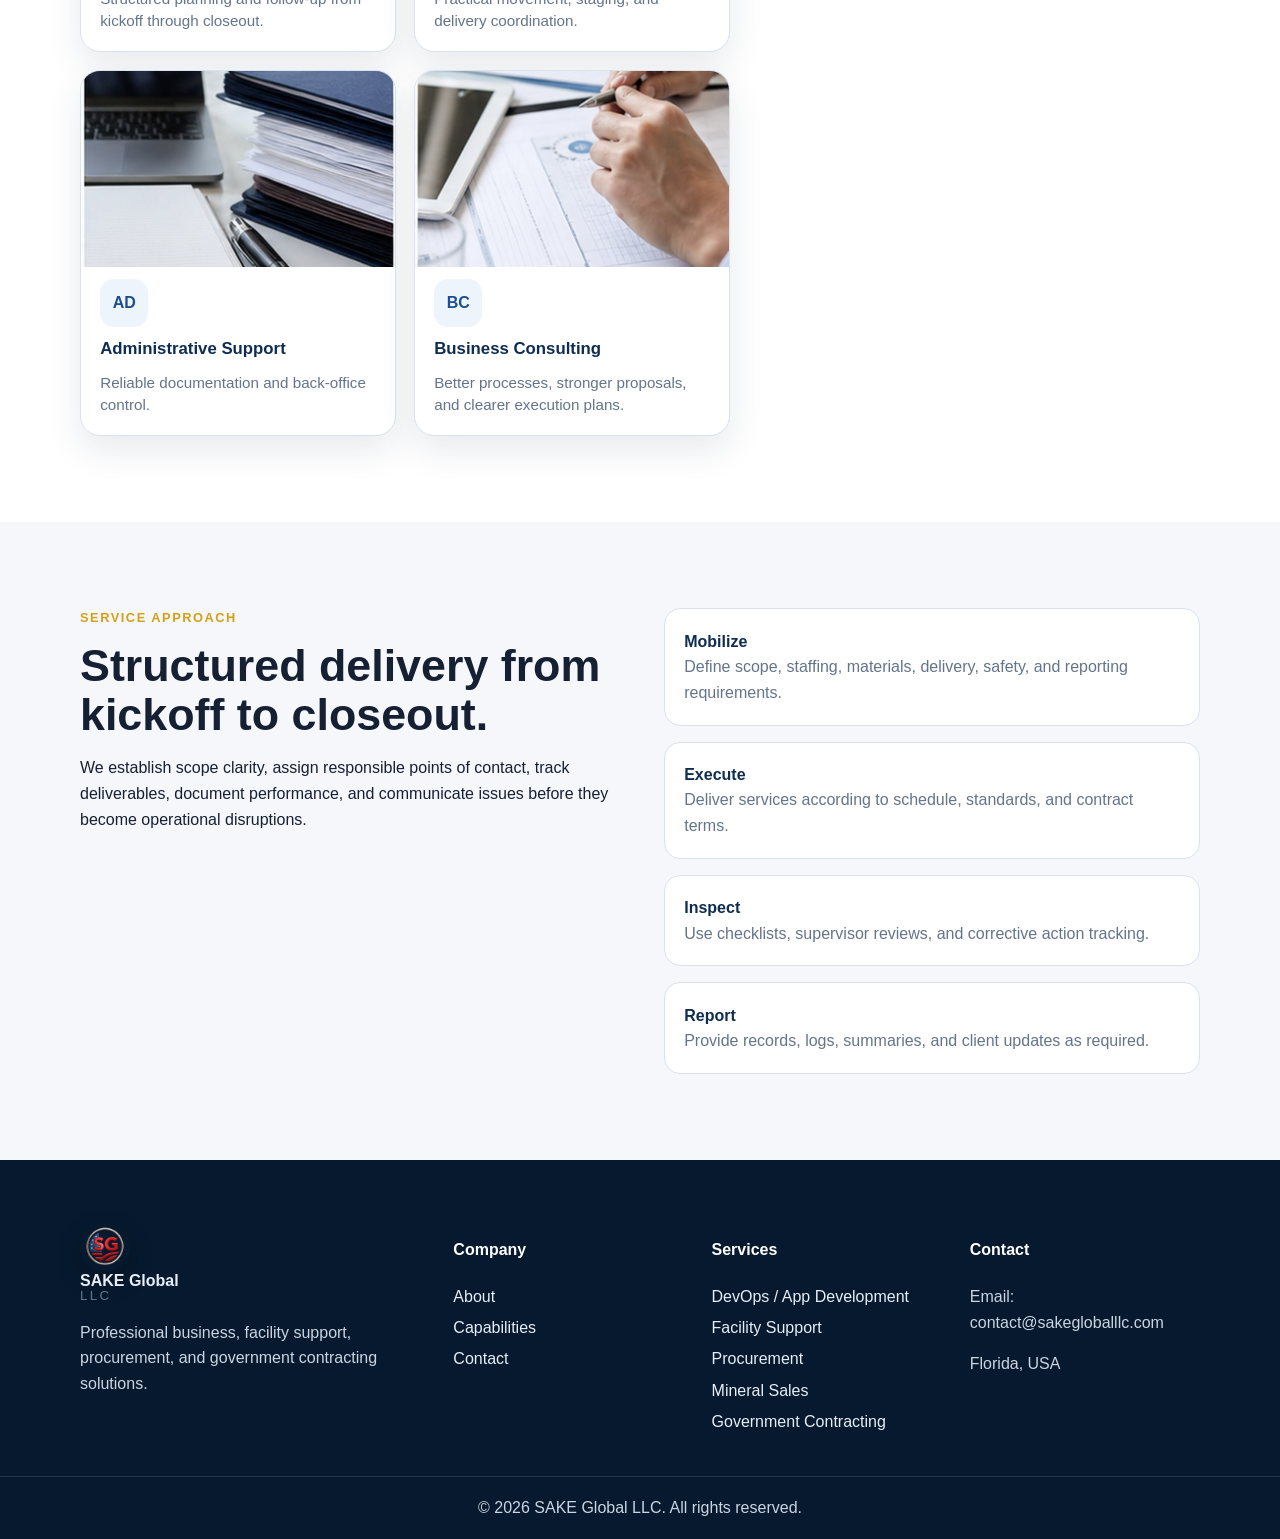
<file: pages/services.html>
﻿<!DOCTYPE html>
<html lang="en">
<head>
  <meta charset="UTF-8">
  <meta name="viewport" content="width=device-width, initial-scale=1.0">
  <title>Services | SAKE Global LLC</title>
  <link rel="icon" href="../assets/img/emboss-sg-logo.png" type="image/png">
  <link rel="stylesheet" href="../assets/css/styles.css">
</head>
<body>
  <header class="site-header">
    <div class="container nav-wrap">
      <a class="logo" href="../index.html">
        <img class="logo-mark" src="../assets/img/emboss-sg-logo.png" alt="">
        <span class="logo-text"><strong>SAKE Global</strong><small>LLC</small></span>
      </a>
      <button class="nav-toggle" aria-label="Open navigation" aria-expanded="false">&#9776;</button>
      <nav class="site-nav">
        <a href="../index.html">Home</a>
        <a href="about.html">About</a>
        <a class="active" href="services.html">Services</a>
        <a href="government.html">Government</a>
        <a href="capabilities.html">Capabilities</a>
        <a class="btn btn-small" href="contact.html">Contact</a>
      </nav>
    </div>
  </header>

  <main>
    <section class="page-hero">
      <div class="container">
        <p class="eyebrow">Services</p>
        <h1>Integrated support for DevOps, app development, facilities, procurement, logistics, and operations.</h1>
      </div>
    </section>

    <section class="section">
      <div class="container service-browser">
        <div class="service-list" aria-label="SAKE Global services">
          <button class="service-card active" type="button" data-service-card data-contact="DevOps / App Development" data-title="DevOps / App Development" data-image="../assets/img/services/project-management.jpg" data-summary="Cloud infrastructure, deployment automation, application development, monitoring, and ongoing technical support for reliable digital products." data-outcomes="Custom web and mobile application development|CI/CD pipelines and deployment automation|Cloud infrastructure, monitoring, and operational support">
            <img src="../assets/img/services/project-management.jpg" alt="Software development team planning an application deployment">
            <span class="icon">DA</span>
            <strong>DevOps / App Development</strong>
            <span>Scalable applications and dependable delivery pipelines.</span>
          </button>

          <button class="service-card" type="button" data-service-card data-contact="Facility Support / Janitorial" data-title="Facility Support & Janitorial" data-image="../assets/img/services/facility-support.jpg" data-summary="Cleaning, sanitation, floor care coordination, supplies management, restroom servicing, trash removal, and quality inspections." data-outcomes="Janitorial and cleaning scope planning|Supply coordination and site readiness|Inspection routines and corrective action tracking">
            <img src="../assets/img/services/facility-support.jpg" alt="Commercial facility cleaning service">
            <span class="icon">FS</span>
            <strong>Facility Support & Janitorial</strong>
            <span>Clean, organized facility operations with documented quality control.</span>
          </button>

          <button class="service-card" type="button" data-service-card data-contact="Procurement Support" data-title="Procurement Coordination" data-image="../assets/img/services/procurement-coordination.jpg" data-summary="Sourcing, pricing support, vendor coordination, purchase documentation, delivery tracking, and procurement file management." data-outcomes="Vendor and pricing coordination|Purchase documentation and bid support|Delivery tracking and procurement file control">
            <img src="../assets/img/services/procurement-coordination.jpg" alt="Procurement documents and supply packages">
            <span class="icon">PC</span>
            <strong>Procurement Coordination</strong>
            <span>Clear sourcing, documentation, and supplier follow-through.</span>
          </button>

          <button class="service-card" type="button" data-service-card data-contact="Mineral Sales / Delivery" data-title="Mineral Sales & Delivery" data-image="../assets/img/services/mineral-sales-delivery.jpg" data-summary="Sales coordination, sourcing support, and delivery of monazite, zircon, and iron ore with compliance-aware documentation and logistics planning." data-outcomes="Monazite, zircon, and iron ore sales coordination|Delivery planning with documentation control|Compliance-aware sourcing and logistics support">
            <img src="../assets/img/services/mineral-sales-delivery.jpg" alt="Mineral samples staged for cargo delivery">
            <span class="icon">MS</span>
            <strong>Mineral Sales & Delivery</strong>
            <span>Commodity sourcing and delivery support for mineral buyers.</span>
          </button>

          <button class="service-card" type="button" data-service-card data-contact="Business Consulting" data-title="Project Management" data-image="../assets/img/services/project-management.jpg" data-summary="Planning, scheduling, reporting, risk tracking, stakeholder coordination, and corrective action management." data-outcomes="Project planning and delivery schedules|Risk, issue, and action tracking|Stakeholder updates and closeout documentation">
            <img src="../assets/img/services/project-management.jpg" alt="Team reviewing project schedules">
            <span class="icon">PM</span>
            <strong>Project Management</strong>
            <span>Structured planning and follow-up from kickoff through closeout.</span>
          </button>

          <button class="service-card" type="button" data-service-card data-contact="Procurement Support" data-title="Logistics Support" data-image="../assets/img/services/logistics-support.jpg" data-summary="Material movement coordination, supplier follow-up, delivery scheduling, inventory support, and site mobilization planning." data-outcomes="Delivery scheduling and supplier follow-up|Warehouse, inventory, and site coordination|Material movement records and status updates">
            <img src="../assets/img/services/logistics-support.jpg" alt="Warehouse loading and delivery truck">
            <span class="icon">LS</span>
            <strong>Logistics Support</strong>
            <span>Practical movement, staging, and delivery coordination.</span>
          </button>

          <button class="service-card" type="button" data-service-card data-contact="Business Consulting" data-title="Administrative Support" data-image="../assets/img/services/administrative-support.jpg" data-summary="Documentation control, data entry, records support, compliance logs, vendor forms, and operational back-office support." data-outcomes="Records, logs, and document organization|Vendor forms and compliance file support|Back-office coordination for active operations">
            <img src="../assets/img/services/administrative-support.jpg" alt="Organized administrative documents and laptop">
            <span class="icon">AD</span>
            <strong>Administrative Support</strong>
            <span>Reliable documentation and back-office control.</span>
          </button>

          <button class="service-card" type="button" data-service-card data-contact="Business Consulting" data-title="Business Consulting" data-image="../assets/img/services/business-consulting.jpg" data-summary="Process improvement, operating procedures, proposal support, bid-readiness planning, and management consulting." data-outcomes="Operating procedure and workflow improvement|Proposal, bid-readiness, and positioning support|Management consulting for scalable delivery">
            <img src="../assets/img/services/business-consulting.jpg" alt="Business consulting documents and analysis">
            <span class="icon">BC</span>
            <strong>Business Consulting</strong>
            <span>Better processes, stronger proposals, and clearer execution plans.</span>
          </button>
        </div>

        <aside class="service-detail" aria-live="polite" aria-label="Selected service details">
          <img id="serviceDetailImage" src="../assets/img/services/project-management.jpg" alt="Software development team planning an application deployment">
          <p class="eyebrow">Selected service</p>
          <h2 id="serviceDetailTitle">DevOps / App Development</h2>
          <p id="serviceDetailSummary">Cloud infrastructure, deployment automation, application development, monitoring, and ongoing technical support for reliable digital products.</p>
          <ul class="check-list dark" id="serviceDetailOutcomes">
            <li>Janitorial and cleaning scope planning</li>
            <li>Supply coordination and site readiness</li>
            <li>Inspection routines and corrective action tracking</li>
          </ul>
          <div class="service-detail-actions">
            <a class="btn" id="serviceDetailContact" href="contact.html?interest=DevOps%20%2F%20App%20Development">Request This Service</a>
            <div class="service-stepper" aria-label="Browse services">
              <button type="button" data-service-prev aria-label="Previous service">&#8592;</button>
              <button type="button" data-service-next aria-label="Next service">&#8594;</button>
            </div>
          </div>
        </aside>
      </div>
    </section>

    <section class="section alt">
      <div class="container split">
        <div>
          <p class="eyebrow">Service approach</p>
          <h2>Structured delivery from kickoff to closeout.</h2>
          <p>We establish scope clarity, assign responsible points of contact, track deliverables, document performance, and communicate issues before they become operational disruptions.</p>
        </div>
        <div class="feature-list">
          <div><strong>Mobilize</strong><span>Define scope, staffing, materials, delivery, safety, and reporting requirements.</span></div>
          <div><strong>Execute</strong><span>Deliver services according to schedule, standards, and contract terms.</span></div>
          <div><strong>Inspect</strong><span>Use checklists, supervisor reviews, and corrective action tracking.</span></div>
          <div><strong>Report</strong><span>Provide records, logs, summaries, and client updates as required.</span></div>
        </div>
      </div>
    </section>
  </main>

  <footer class="site-footer">
    <div class="container footer-grid">
      <div>
        <a class="logo footer-logo" href="../index.html"><img class="logo-mark" src="../assets/img/emboss-sg-logo.png" alt=""><span class="logo-text"><strong>SAKE Global</strong><small>LLC</small></span></a>
        <p>Professional business, facility support, procurement, and government contracting solutions.</p>
      </div>
      <div><h4>Company</h4><a href="about.html">About</a><a href="capabilities.html">Capabilities</a><a href="contact.html">Contact</a></div>
      <div><h4>Services</h4><a href="services.html">DevOps / App Development</a><a href="services.html">Facility Support</a><a href="services.html">Procurement</a><a href="services.html">Mineral Sales</a><a href="government.html">Government Contracting</a></div>
      <div><h4>Contact</h4><p>Email: contact@sakegloballlc.com</p><p>Florida, USA</p></div>
    </div>
    <div class="footer-bottom">&copy; <span id="year"></span> SAKE Global LLC. All rights reserved.</div>
  </footer>
  <script src="../assets/js/main.js"></script>
</body>
</html>
</file>
<file: assets/css/styles.css>
﻿:root{
  --navy:#0f2d52;--blue:#1b4f8f;--gold:#d4a017;--ink:#162033;--muted:#64748b;--light:#f5f7fb;--white:#fff;--border:#d9e2ef;--shadow:0 18px 50px rgba(15,45,82,.12);--radius:20px
}
*{box-sizing:border-box}html{scroll-behavior:smooth}body{margin:0;font-family:Inter,Segoe UI,Roboto,Arial,sans-serif;color:var(--ink);line-height:1.6;background:var(--white)}a{color:inherit;text-decoration:none}.container{width:min(1120px,92%);margin:auto}.site-header{position:sticky;top:0;background:rgba(255,255,255,.94);backdrop-filter:blur(12px);border-bottom:1px solid var(--border);z-index:20}.nav-wrap{display:flex;align-items:center;justify-content:space-between;min-height:76px}.logo{display:flex;gap:.75rem;align-items:center}.logo-mark{display:block;width:54px;height:54px;border-radius:50%;object-fit:cover;box-shadow:0 8px 20px rgba(15,45,82,.16)}.logo-text{display:flex;flex-direction:column;line-height:1.1}.logo-text small{color:var(--muted);letter-spacing:.18em;text-transform:uppercase}.site-nav{display:flex;align-items:center;gap:1.2rem;font-weight:600}.site-nav a{color:#26364f}.site-nav a:hover,.site-nav .active{color:var(--blue)}.nav-toggle{display:none;background:none;border:0;font-size:1.8rem}.btn{display:inline-flex;align-items:center;justify-content:center;padding:.9rem 1.25rem;border-radius:999px;background:var(--gold);color:#10233d;font-weight:800;border:2px solid var(--gold);box-shadow:0 10px 25px rgba(212,160,23,.22)}.btn:hover{transform:translateY(-1px)}.btn-outline{background:transparent;color:var(--white);border-color:rgba(255,255,255,.55);box-shadow:none}.btn-small{padding:.55rem .9rem}.hero{background:linear-gradient(135deg,rgba(15,45,82,.97),rgba(27,79,143,.9)),radial-gradient(circle at 80% 15%,rgba(212,160,23,.4),transparent 30%);color:var(--white);padding:92px 0}.hero-grid{display:grid;grid-template-columns:1.2fr .8fr;gap:48px;align-items:center}.eyebrow{margin:0 0 .75rem;color:var(--gold);font-weight:800;letter-spacing:.12em;text-transform:uppercase;font-size:.8rem}.hero h1{font-size:clamp(2.4rem,5vw,4.8rem);line-height:1.02;margin:.2rem 0 1.2rem}.hero-lead{font-size:1.18rem;color:#dbe7f5;max-width:720px}.hero-actions{display:flex;gap:1rem;flex-wrap:wrap;margin:2rem 0}.trust-row{display:flex;gap:.75rem;flex-wrap:wrap}.trust-row span{padding:.45rem .75rem;background:rgba(255,255,255,.1);border:1px solid rgba(255,255,255,.18);border-radius:999px}.hero-card{background:rgba(255,255,255,.1);border:1px solid rgba(255,255,255,.22);border-radius:var(--radius);padding:2rem;box-shadow:var(--shadow)}.hero-logo{display:block;width:min(210px,64%);aspect-ratio:1;margin:0 auto 1.5rem;border-radius:50%;object-fit:cover;box-shadow:0 20px 45px rgba(0,0,0,.24)}.check-list{padding:0;margin:0;list-style:none}.check-list li{padding:.7rem 0 .7rem 2rem;position:relative;border-bottom:1px solid rgba(255,255,255,.14)}.check-list li:before{content:'\2713';position:absolute;left:0;color:var(--gold);font-weight:900}.section{padding:86px 0}.section.alt{background:var(--light)}.section-heading{text-align:center;max-width:760px;margin-bottom:36px}.section-heading h2,.split h2,.cta h2{font-size:clamp(2rem,3.5vw,3rem);line-height:1.1;margin:.2rem 0 1rem}.cards{display:grid;gap:24px}.cards.three{grid-template-columns:repeat(3,1fr)}.card{background:var(--white);border:1px solid var(--border);border-radius:var(--radius);padding:2rem;box-shadow:var(--shadow)}.icon{width:48px;height:48px;border-radius:14px;background:#eef4fb;color:var(--blue);display:grid;place-items:center;font-weight:900;margin-bottom:1rem}.split{display:grid;grid-template-columns:1fr 1fr;gap:48px;align-items:start}.feature-list{display:grid;gap:16px}.feature-list div{background:var(--white);border:1px solid var(--border);border-radius:16px;padding:1.2rem}.feature-list strong{display:block;color:var(--navy)}.feature-list span{color:var(--muted)}.text-link{color:var(--blue);font-weight:800}.cta{padding-top:0}.cta-box{display:flex;align-items:center;justify-content:space-between;gap:24px;background:var(--navy);color:var(--white);border-radius:28px;padding:44px}.site-footer{background:#07192e;color:#cbd5e1;padding-top:56px}.footer-grid{display:grid;grid-template-columns:1.5fr 1fr 1fr 1fr;gap:28px}.site-footer a{display:block;color:#e8eef7;margin:.35rem 0}.site-footer h4{color:#fff}.footer-bottom{text-align:center;border-top:1px solid rgba(255,255,255,.12);margin-top:36px;padding:18px}.footer-logo .logo-mark{width:50px;height:50px;box-shadow:0 10px 24px rgba(0,0,0,.22)}.page-hero{background:linear-gradient(135deg,var(--navy),var(--blue));color:var(--white);padding:76px 0}.page-hero h1{font-size:clamp(2.2rem,4vw,4rem);line-height:1.08;margin:.2rem 0}.content-grid{display:grid;grid-template-columns:1fr 1fr;gap:32px}.list-card{background:var(--white);border:1px solid var(--border);border-radius:var(--radius);padding:1.7rem}.contact-grid{display:grid;grid-template-columns:1fr 1fr;gap:36px}.form{display:grid;gap:14px}.form input,.form textarea,.form select{width:100%;padding:1rem;border:1px solid var(--border);border-radius:14px;font:inherit}.form textarea{min-height:150px}.notice{padding:1rem;border-left:4px solid var(--gold);background:#fff8e3;border-radius:12px}@media(max-width:820px){.nav-toggle{display:block}.site-nav{position:absolute;left:0;right:0;top:76px;background:#fff;display:none;flex-direction:column;align-items:flex-start;padding:1rem 4%;border-bottom:1px solid var(--border)}.site-nav.open{display:flex}.hero-grid,.split,.content-grid,.contact-grid{grid-template-columns:1fr}.cards.three,.footer-grid{grid-template-columns:1fr}.cta-box{flex-direction:column;align-items:flex-start}.btn-outline{color:var(--white)}.hero{padding:70px 0}.hero-logo{width:min(180px,72%)}}
.service-browser{display:grid;grid-template-columns:1.25fr .85fr;gap:28px;align-items:start}.service-list{display:grid;grid-template-columns:repeat(2,minmax(0,1fr));gap:18px}.service-card{appearance:none;background:var(--white);border:1px solid var(--border);border-radius:var(--radius);box-shadow:0 14px 34px rgba(15,45,82,.1);color:var(--ink);cursor:pointer;display:grid;font:inherit;gap:.75rem;overflow:hidden;padding:0 0 1.2rem;text-align:left;transition:border-color .2s ease,box-shadow .2s ease,transform .2s ease}.service-card:hover,.service-card.active{border-color:rgba(27,79,143,.55);box-shadow:0 20px 45px rgba(15,45,82,.16);transform:translateY(-2px)}.service-card:focus-visible{outline:3px solid rgba(212,160,23,.5);outline-offset:3px}.service-card img{aspect-ratio:16/10;display:block;height:auto;object-fit:cover;width:100%}.service-card .icon{margin:0 1.2rem}.service-card strong{color:var(--navy);display:block;font-size:1.05rem;line-height:1.25;margin:0 1.2rem}.service-card span:last-child{color:var(--muted);display:block;font-size:.95rem;line-height:1.45;margin:0 1.2rem}.service-detail{background:#0b2038;border:1px solid rgba(255,255,255,.12);border-radius:var(--radius);box-shadow:0 22px 60px rgba(7,25,46,.24);color:var(--white);overflow:hidden;padding:1.4rem;position:sticky;top:98px;transition:opacity .18s ease,transform .18s ease}.service-detail.is-changing{opacity:.55;transform:translateY(4px)}.service-detail>img{aspect-ratio:16/10;border-radius:16px;display:block;margin-bottom:1.3rem;object-fit:cover;width:100%}.service-detail h2{font-size:clamp(1.7rem,2.4vw,2.45rem);line-height:1.08;margin:.2rem 0 1rem}.service-detail p:not(.eyebrow){color:#dbe7f5}.check-list.dark li{border-bottom:1px solid rgba(255,255,255,.12)}.service-detail-actions{align-items:center;display:flex;gap:1rem;justify-content:space-between;margin-top:1.4rem}.service-stepper{display:flex;gap:.55rem}.service-stepper button{align-items:center;background:rgba(255,255,255,.1);border:1px solid rgba(255,255,255,.26);border-radius:50%;color:var(--white);cursor:pointer;display:inline-flex;font-size:1.2rem;font-weight:900;height:44px;justify-content:center;width:44px}.service-stepper button:hover{background:rgba(255,255,255,.18)}@media(max-width:980px){.service-browser{grid-template-columns:1fr}.service-detail{position:static}.service-list{grid-template-columns:repeat(2,minmax(0,1fr))}}@media(max-width:620px){.service-list{grid-template-columns:1fr}.service-detail-actions{align-items:flex-start;flex-direction:column}.service-detail-actions .btn{width:100%}.service-stepper{width:100%}.service-stepper button{flex:1;border-radius:999px}.service-card .icon{width:44px;height:44px}.logo-text strong{font-size:.95rem}.logo-text small{font-size:.68rem}.logo-mark{width:48px;height:48px}}

.cards.two{grid-template-columns:repeat(2,minmax(0,1fr))}.cards.two .card{overflow:hidden;position:relative;transition:border-color .25s ease,box-shadow .25s ease,transform .25s ease}.cards.two .card:after{background:linear-gradient(120deg,transparent,rgba(212,160,23,.14),transparent);content:'';inset:0;position:absolute;transform:translateX(-110%);transition:transform .55s ease;pointer-events:none}.cards.two .card:hover{border-color:rgba(27,79,143,.45);box-shadow:0 22px 48px rgba(15,45,82,.16);transform:translateY(-7px)}.cards.two .card:hover:after{transform:translateX(110%)}.cards.two .card:hover .icon{background:var(--blue);color:var(--white);transform:rotate(-4deg) scale(1.08)}.cards.two .icon{transition:background .25s ease,color .25s ease,transform .25s ease}@media(max-width:820px){.cards.two{grid-template-columns:1fr}}@media(prefers-reduced-motion:reduce){.cards.two .card,.cards.two .card:after,.cards.two .icon{transition:none}.cards.two .card:hover{transform:none}.cards.two .card:after{display:none}}
.capabilities-page .list-card,.capabilities-page .card{isolation:isolate;overflow:hidden;position:relative;transition:border-color .28s ease,box-shadow .28s ease,color .28s ease,transform .28s ease}.capabilities-page .list-card:before,.capabilities-page .card:before{background:linear-gradient(135deg,rgba(27,79,143,.96),rgba(15,45,82,.98) 58%,rgba(212,160,23,.92));content:'';inset:0;opacity:0;position:absolute;transition:opacity .28s ease;z-index:-1}.capabilities-page .list-card:hover,.capabilities-page .card:hover{border-color:rgba(212,160,23,.72);box-shadow:0 22px 52px rgba(15,45,82,.22);color:var(--white);transform:translateY(-7px)}.capabilities-page .list-card:hover:before,.capabilities-page .card:hover:before{opacity:1}.capabilities-page .list-card h2,.capabilities-page .card h3{transition:color .28s ease,transform .28s ease}.capabilities-page .list-card:hover h2,.capabilities-page .card:hover h3{color:#ffd86b;transform:translateX(4px)}.capabilities-page .list-card li,.capabilities-page .card p{transition:color .28s ease}.capabilities-page .list-card:hover li,.capabilities-page .card:hover p{color:#edf5ff}.capabilities-page .list-card li::marker{color:var(--gold)}@media(prefers-reduced-motion:reduce){.capabilities-page .list-card,.capabilities-page .card,.capabilities-page .list-card:before,.capabilities-page .card:before,.capabilities-page .list-card h2,.capabilities-page .card h3{transition:none}.capabilities-page .list-card:hover,.capabilities-page .card:hover{transform:none}}
</file>
